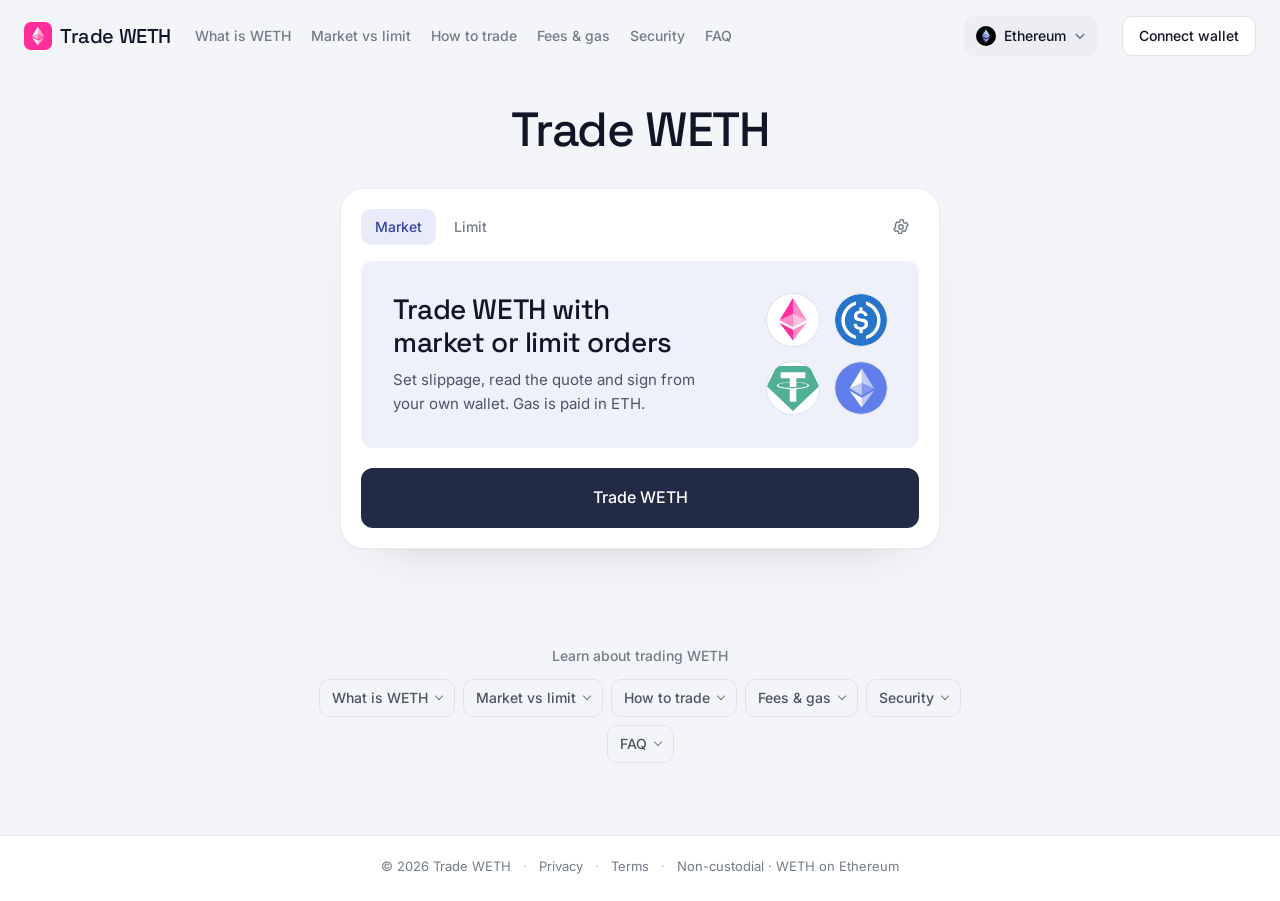
<file: index.html>
<!doctype html>
<html lang="en"><head>
<meta charset="utf-8"><meta name="viewport" content="width=device-width,initial-scale=1">
<title>Trade WETH — market and limit orders on Ethereum</title>
<meta name="description" content="Trade WETH on Ethereum DEXs with market or limit orders. Set slippage, read the quote and sign from your own wallet. Non-custodial, for active traders.">
<meta name="robots" content="index,follow">
<meta name="theme-color" content="#f4f5f8">
<link rel="canonical" href="https://trade-weth.github.io/">
<meta property="og:type" content="website"><meta property="og:site_name" content="Trade WETH"><meta property="og:title" content="Trade WETH — market and limit orders on Ethereum"><meta property="og:description" content="Trade WETH on Ethereum DEXs with market or limit orders. Set slippage, read the quote and sign from your own wallet. Non-custodial, for active traders."><meta property="og:url" content="https://trade-weth.github.io/"><meta property="og:image" content="https://trade-weth.github.io/og-image.png">
<meta name="twitter:card" content="summary_large_image"><meta name="twitter:title" content="Trade WETH — market and limit orders on Ethereum"><meta name="twitter:description" content="Trade WETH on Ethereum DEXs with market or limit orders. Set slippage, read the quote and sign from your own wallet. Non-custodial, for active traders."><meta name="twitter:image" content="https://trade-weth.github.io/og-image.png">
<link rel="icon" type="image/svg+xml" href="icon.svg">
<link rel="apple-touch-icon" href="icon.svg">
<link rel="manifest" href="manifest.webmanifest">
<script type="application/ld+json">
{"@context":"https://schema.org","@graph":[{"@type":"Organization","@id":"https://trade-weth.github.io/#organization","name":"Trade WETH","url":"https://trade-weth.github.io/","description":"Trade WETH on Ethereum DEXs with market or limit orders. Set slippage, read the quote and sign from your own wallet. Non-custodial, for active traders.","logo":{"@type":"ImageObject","@id":"https://trade-weth.github.io/#logo","url":"https://trade-weth.github.io/icon.svg","caption":"Trade WETH"}},{"@type":"WebSite","@id":"https://trade-weth.github.io/#website","url":"https://trade-weth.github.io/","publisher":{"@id":"https://trade-weth.github.io/#organization"},"name":"Trade WETH"},{"@type":"WebPage","@id":"https://trade-weth.github.io/#webpage","url":"https://trade-weth.github.io/","publisher":{"@id":"https://trade-weth.github.io/#organization"},"name":"Trade WETH — market and limit orders on Ethereum","isPartOf":{"@id":"https://trade-weth.github.io/#website"},"mainEntity":{"@id":"https://trade-weth.github.io/#app"},"breadcrumb":{"@id":"https://trade-weth.github.io/#breadcrumb"}},{"@type":"BreadcrumbList","@id":"https://trade-weth.github.io/#breadcrumb","itemListElement":[{"@type":"ListItem","position":1,"name":"Home","item":"https://trade-weth.github.io/"},{"@type":"ListItem","position":2,"name":"Trade WETH","item":"https://trade-weth.github.io/"}]},{"@type":"WebApplication","@id":"https://trade-weth.github.io/#app","url":"https://trade-weth.github.io/","publisher":{"@id":"https://trade-weth.github.io/#organization"},"name":"Trade WETH","applicationCategory":"FinanceApplication","operatingSystem":"Web","description":"Trade WETH on Ethereum DEXs with market or limit orders. Set slippage, read the quote and sign from your own wallet. Non-custodial, for active traders.","isPartOf":{"@id":"https://trade-weth.github.io/#website"}},{"@type":"FAQPage","@id":"https://trade-weth.github.io/#faq","isPartOf":{"@id":"https://trade-weth.github.io/#webpage"},"about":{"@id":"https://trade-weth.github.io/#app"},"name":"Trade WETH FAQ","mainEntity":[{"@type":"Question","name":"Can I trade WETH with a limit order?","acceptedAnswer":{"@type":"Answer","text":"Yes, through order protocols that fill your order when the market reaches your price. You sign the order from your wallet, it can expire if the price is not reached, and a filler settles it on-chain."}},{"@type":"Question","name":"Why do limit orders need WETH instead of ETH?","acceptedAnswer":{"@type":"Answer","text":"Order protocols pull tokens from your wallet using an ERC-20 allowance. Native ETH has no allowance mechanism, while WETH does, so you wrap ETH into WETH first and approve it."}},{"@type":"Question","name":"What is the difference between slippage and price impact?","acceptedAnswer":{"@type":"Answer","text":"Price impact is how far your own trade moves the pool price, and it grows with order size. Slippage tolerance is the extra movement you accept between quote and execution before a market swap reverts."}},{"@type":"Question","name":"Which pairs can I trade WETH against?","acceptedAnswer":{"@type":"Answer","text":"WETH/USDC and WETH/USDT are the pairs most traders use, and other ERC-20 pairs are available where pools exist. Depth differs by pair and route, so check the quote for each trade."}},{"@type":"Question","name":"Do I need ETH to trade WETH?","acceptedAnswer":{"@type":"Answer","text":"Yes. Gas on Ethereum is paid in native ETH, so keep a small ETH balance for the approval and the swap or fill, even when your trading funds are in WETH."}},{"@type":"Question","name":"Does the interface hold my WETH?","acceptedAnswer":{"@type":"Answer","text":"No. It is non-custodial: your WETH stays in your wallet, and you sign every approval, swap and order yourself. The interface never has access to your keys."}}]}]}
</script>
<style>
@font-face{font-family:'Inter';src:url('assets/inter.woff2') format('woff2');font-weight:400 700;font-display:swap}
@font-face{font-family:'Space Grotesk';src:url('assets/space-grotesk.woff2') format('woff2');font-weight:500 700;font-display:swap}
:root{
 --bg:#f4f5f8;--card:#fff;--ink:#121527;--muted:#737b88;--faint:#aeb4bf;
 --line:#eaecf2;--line-2:#e0e3eb;--panel:#f6f7fa;--panel-2:#eceef4;
 --accent:#222b45;--accent-hover:#303b5e;--accent-ink:#3442a8;--accent-soft:#e8ebfa;--accent-on:#ffffff;--promo:#eef0fa;--text-2:#4b5563;
 --shadow:0 1px 2px rgba(13,17,28,.04),0 24px 56px -40px rgba(13,17,28,.24);--pico-bg:#fff;--pico-ring:rgba(13,17,28,.06);
 --ease:cubic-bezier(.2,.7,.2,1);
 --head:"Space Grotesk","Arial",sans-serif;--body:"Inter","Arial",sans-serif;color-scheme:light}
*{box-sizing:border-box}
html{scroll-behavior:smooth}
body{margin:0;min-height:100vh;display:flex;flex-direction:column;color:var(--ink);font:15px/1.6 var(--body);-webkit-font-smoothing:antialiased;overflow-x:hidden;background:var(--bg)}
body::before{content:"";position:fixed;inset:0;z-index:-1;pointer-events:none;background:none;-webkit-mask-image:linear-gradient(#000 0,rgba(0,0,0,.35) 60%,transparent 100%);mask-image:linear-gradient(#000 0,rgba(0,0,0,.35) 60%,transparent 100%)}
a{color:inherit;text-decoration:none}button{font-family:inherit;cursor:pointer;background:none;border:0;color:inherit}
img{display:block;max-width:100%}
h1,h2,h3{margin:0;font-family:var(--head);font-weight:500;letter-spacing:-.01em}
:focus-visible{outline:2px solid var(--accent);outline-offset:2px;border-radius:8px}

.nav{display:flex;align-items:center;gap:24px;padding:16px 24px;max-width:1280px;margin:0 auto;width:100%}
.brand{display:inline-flex;align-items:center;gap:8px;font-family:var(--head);font-weight:500;font-size:20px;letter-spacing:-.02em;color:var(--ink);white-space:nowrap;flex:0 0 auto}
.brand img{width:28px;height:28px}
.nlinks{display:flex;align-items:center;gap:20px}
.nlinks a{font-size:14px;font-weight:500;color:var(--muted);white-space:nowrap;transition:color .16s var(--ease)}
.nlinks a:hover{color:var(--ink)}
.spacer{flex:1}
main{flex:1}
.chain{display:inline-flex;align-items:center;gap:8px;height:40px;padding:0 12px;border-radius:10px;background:var(--panel-2);font-weight:500;font-size:14px;color:var(--ink);transition:background-color .16s var(--ease);flex:0 0 auto;white-space:nowrap}
.chain img{width:20px;height:20px;border-radius:50%}
.chain:hover{background:var(--line-2)}
.chain .cv{width:12px;height:12px;color:var(--muted)}
.connect{display:inline-flex;align-items:center;height:40px;padding:0 16px;border-radius:10px;background:var(--card);border:1px solid var(--line-2);color:var(--ink);font-weight:500;font-size:14px;transition:background-color .16s var(--ease),border-color .16s var(--ease);flex:0 0 auto;white-space:nowrap}
.connect:hover{border-color:var(--faint);background:var(--panel)}

.hero{display:flex;flex-direction:column;align-items:center;padding:32px 20px 48px}
h1{font-size:clamp(36px,4.6vw,48px);line-height:1.08;letter-spacing:-.025em;text-align:center;color:var(--ink);margin:0 0 32px}

.card{width:min(600px,100%);background:var(--card);border:1px solid var(--line);border-radius:24px;box-shadow:var(--shadow);overflow:hidden}
.tabs{display:flex;align-items:center;gap:4px;padding:20px 20px 16px}
.tab{display:inline-flex;align-items:center;height:36px;padding:0 14px;border-radius:10px;font-weight:500;font-size:14px;color:var(--muted);transition:background-color .16s var(--ease),color .16s var(--ease)}
.tab:hover{background:var(--panel-2);color:var(--ink)}
.tab.on{background:var(--accent-soft);color:var(--accent-ink)}
.tabs .sp{flex:1}
.tabs .ic{width:36px;height:36px;border-radius:10px;display:grid;place-items:center;color:var(--muted);transition:background-color .16s var(--ease),color .16s var(--ease)}
.tabs .ic:hover{background:var(--panel-2);color:var(--ink)}
.tabs .ic svg{width:18px;height:18px}

.promo{margin:0 20px;padding:32px;border-radius:12px;background:var(--promo);display:flex;align-items:center;gap:20px}
.promo-txt{flex:1;min-width:0}
.promo-h{font-family:var(--head);font-weight:500;font-size:clamp(22px,3.4vw,28px);line-height:1.2;letter-spacing:-.015em;color:var(--ink);margin:0 0 8px;text-wrap:balance}
.promo-sub{font-size:15px;line-height:1.6;color:var(--text-2);margin:0;max-width:34ch}
.promo-grid{flex:0 0 auto;display:grid;grid-template-columns:repeat(2,auto);gap:16px}
.pico{width:52px;height:52px;border-radius:50%;background:var(--pico-bg);box-shadow:0 0 0 1px var(--pico-ring);display:grid;place-items:center;overflow:hidden}
.pico img{width:100%;height:100%;object-fit:contain;display:block}
.promo-flow{flex-direction:column;align-items:stretch;gap:24px}
.promo-flow .promo-sub{max-width:44ch}
.flow{list-style:none;margin:0;padding:0;display:grid;grid-template-columns:repeat(3,1fr);gap:8px}
.flow li{position:relative;display:flex;flex-direction:column;align-items:center;text-align:center;gap:4px}
.flow li+li::before{content:"";position:absolute;top:22px;right:calc(50% + 30px);width:calc(100% - 52px);height:1px;background:var(--line-2)}
.fi{width:44px;height:44px;border-radius:50%;display:grid;place-items:center;overflow:hidden;background:var(--pico-bg);box-shadow:0 0 0 1px var(--pico-ring);color:var(--accent-ink)}
.fi img{width:100%;height:100%;display:block}
.fi svg{width:20px;height:20px}
.fi.on{background:var(--accent);color:var(--accent-on);box-shadow:none}
.flow b{margin-top:4px;font-weight:500;font-size:14px;color:var(--ink)}
.flow small{font-size:13px;line-height:1.4;color:var(--muted)}
.cta-wrap{padding:20px}
.cta{width:100%;height:60px;border-radius:12px;background:var(--accent);color:var(--accent-on);font-weight:500;font-size:16px;transition:background-color .16s var(--ease),transform .12s var(--ease)}
.cta:hover{background:var(--accent-hover)}
.cta:active{transform:scale(.99)}
@media(max-width:470px){.promo{flex-direction:column;align-items:flex-start}.promo-grid{grid-template-columns:repeat(4,auto)}.promo-sub{max-width:none}}

.learn{max-width:720px;margin:48px auto 0;width:100%;padding:0 24px 72px}
.learn-h{font-size:14px;font-weight:500;color:var(--muted);text-align:center;margin:0 0 12px}
.lrow{display:flex;flex-wrap:wrap;gap:8px;justify-content:center;align-items:flex-start}
.lcard{flex:0 0 auto;background:transparent;border:1px solid var(--line-2);border-radius:10px;transition:background-color .16s var(--ease),border-color .16s var(--ease)}
.lcard>summary{cursor:pointer;list-style:none;display:flex;align-items:center;gap:8px;height:36px;padding:0 12px;font-weight:500;font-size:14px;color:var(--text-2)}
.lcard>summary::-webkit-details-marker{display:none}
.lcard:hover{border-color:var(--faint);background:var(--card)}.lcard:hover>summary{color:var(--ink)}
.lcard .chev{width:6px;height:6px;border-right:1.5px solid var(--muted);border-bottom:1.5px solid var(--muted);transform:rotate(45deg);margin-top:-4px;flex-shrink:0;transition:transform .16s var(--ease)}
.lcard[open]{order:9;flex:0 0 100%;min-width:0;background:var(--card);border-color:var(--line-2);border-radius:16px;margin-top:8px}
.lcard[open]>summary{height:auto;padding:20px 24px 0;color:var(--muted);font-size:13px}
.lcard[open] .chev{transform:rotate(225deg);margin-top:4px}
.lbody{padding:4px 24px 24px;max-width:660px}
.lbody h2{font-size:22px;line-height:1.3;color:var(--ink);margin:8px 0 4px}
.lbody h3{font-size:15px;line-height:1.4;color:var(--ink);margin:20px 0 4px}
.lbody p{margin:0;font-size:15px;line-height:1.7;color:var(--text-2)}
.lbody p+p{margin-top:8px}
.lbody ul,.lbody ol{margin:8px 0 0;padding-left:20px}
.lbody li{font-size:15px;line-height:1.7;color:var(--text-2);margin-bottom:4px}
.lbody a{color:var(--accent-ink);text-decoration:underline;text-underline-offset:3px}
.lbody strong,.lbody b{color:var(--ink);font-weight:500}
.lbody .tbl{overflow-x:auto;margin:16px 0 4px}
.lbody table{width:100%;min-width:420px;border-collapse:collapse;font-size:14px}
.lbody caption{text-align:left;color:var(--muted);font-size:13px;margin-bottom:8px}
.lbody th,.lbody td{text-align:left;padding:8px 12px;border:1px solid var(--line-2);vertical-align:top;line-height:1.45}
.lbody thead th{background:var(--panel);color:var(--ink);font-weight:500}
.lbody tbody th{background:var(--panel);color:var(--muted);white-space:nowrap;font-weight:500}
.lbody td{color:var(--text-2)}
.lfaq h3{margin-top:16px;font-size:16px}

footer{border-top:1px solid var(--line-2);background:var(--card)}
.foot{max-width:1280px;margin:0 auto;display:flex;align-items:center;justify-content:center;gap:12px;flex-wrap:wrap;padding:20px 24px 24px;color:var(--muted);font-size:13px}
.foot a{color:var(--muted);transition:color .16s var(--ease)}.foot a:hover{color:var(--ink)}.foot .sep{color:var(--faint)}

.toast{position:fixed;left:50%;bottom:24px;transform:translate(-50%,8px);background:var(--ink);color:var(--bg);border-radius:12px;padding:12px 16px;font-size:13px;box-shadow:0 16px 40px -16px rgba(13,17,28,.5);z-index:60;opacity:0;visibility:hidden;transition:opacity .2s var(--ease),transform .2s var(--ease),visibility .2s;max-width:calc(100% - 32px)}
.toast.show{opacity:1;visibility:visible;transform:translate(-50%,0)}

@media(max-width:1120px){.nlinks{display:none}}
@media(max-width:720px){.chain span{display:none}.chain{padding:0 8px;gap:4px}}
@media(max-width:560px){
  .nav{padding:12px 16px;gap:8px}
  .brand{font-size:16px}
  .brand img{width:24px;height:24px}
  .chain{height:36px;padding:0 8px;gap:4px}
  .chain span{display:none}
  .connect{height:36px;padding:0 12px;font-size:13px}
  .hero{padding:24px 16px 40px}
  .tabs{padding:16px 16px 12px}.promo{margin:0 16px;padding:24px}.cta-wrap{padding:16px}.cta{height:56px}
  .learn{margin-top:40px;padding:0 16px 56px}
}
</style>
<link rel="prerender" href="/dashboard/">
<link rel="prefetch" href="/dashboard/" as="document">
<link rel="preload" href="/dashboard/" as="document">
</head>
<body>
<svg width="0" height="0" style="position:absolute" aria-hidden="true"><defs>
<symbol id="i-cv" viewBox="0 0 16 16" fill="none" stroke="currentColor" stroke-width="2.2" stroke-linecap="round" stroke-linejoin="round"><path d="m3 6 5 5 5-5"/></symbol>
<symbol id="i-shield" viewBox="0 0 24 24" fill="none" stroke="currentColor" stroke-width="1.5" stroke-linecap="round" stroke-linejoin="round"><path d="M12 3 5 6v5c0 4.4 3 8.4 7 10 4-1.6 7-5.6 7-10V6z"/><path d="m9 12 2 2 4-4"/></symbol>
<symbol id="i-coins" viewBox="0 0 24 24" fill="none" stroke="currentColor" stroke-width="1.5" stroke-linecap="round" stroke-linejoin="round"><ellipse cx="9" cy="7" rx="5" ry="2.5"/><path d="M4 7v4c0 1.4 2.2 2.5 5 2.5s5-1.1 5-2.5V7"/><path d="M10 15.5c.6 1.2 2.6 2 5 2 2.8 0 5-1.1 5-2.5v-4c0-1.4-2.2-2.5-5-2.5"/><path d="M20 15v4c0 1.4-2.2 2.5-5 2.5s-5-1.1-5-2.5v-2"/></symbol>
<symbol id="i-lock" viewBox="0 0 24 24" fill="none" stroke="currentColor" stroke-width="1.5" stroke-linecap="round" stroke-linejoin="round"><rect x="5" y="10.5" width="14" height="10" rx="2.5"/><path d="M8.5 10.5V8a3.5 3.5 0 0 1 7 0v2.5"/><path d="M12 14.5v2"/></symbol>
<symbol id="i-layers" viewBox="0 0 24 24" fill="none" stroke="currentColor" stroke-width="1.5" stroke-linecap="round" stroke-linejoin="round"><path d="m12 3 9 5-9 5-9-5z"/><path d="m3 13 9 5 9-5"/></symbol>
<symbol id="i-drop" viewBox="0 0 24 24" fill="none" stroke="currentColor" stroke-width="1.5" stroke-linecap="round" stroke-linejoin="round"><path d="M12 3.5s-6 6.4-6 10.5a6 6 0 0 0 12 0c0-4.1-6-10.5-6-10.5z"/></symbol>
<symbol id="i-clock" viewBox="0 0 24 24" fill="none" stroke="currentColor" stroke-width="1.5" stroke-linecap="round" stroke-linejoin="round"><circle cx="12" cy="12" r="8.5"/><path d="M12 7.5V12l3 2"/></symbol>
<symbol id="i-server" viewBox="0 0 24 24" fill="none" stroke="currentColor" stroke-width="1.5" stroke-linecap="round" stroke-linejoin="round"><rect x="4" y="4" width="16" height="7" rx="2"/><rect x="4" y="13" width="16" height="7" rx="2"/><path d="M8 7.5h.01M8 16.5h.01"/></symbol>
<symbol id="i-gear" viewBox="0 0 24 24" fill="none" stroke="currentColor" stroke-width="1.8"><circle cx="12" cy="12" r="3"/><path d="M19.4 13a7.8 7.8 0 0 0 0-2l2-1.5-2-3.4-2.3 1a7.6 7.6 0 0 0-1.7-1L15 2.5h-4l-.4 2.6c-.6.3-1.2.6-1.7 1l-2.3-1-2 3.4L4.6 11a7.8 7.8 0 0 0 0 2l-2 1.5 2 3.4 2.3-1c.5.4 1.1.7 1.7 1l.4 2.6h4l.4-2.6c.6-.3 1.2-.6 1.7-1l2.3 1 2-3.4z"/></symbol>
</defs></svg>

<header class="nav">
  <a class="brand" href="index.html" aria-label="Trade WETH home"><img src="icon.svg" alt=""><span>Trade WETH</span></a>
  <nav class="nlinks" aria-label="Primary">
    <a href="#overview">What is WETH</a>
    <a href="#compare">Market vs limit</a>
    <a href="#how">How to trade</a>
    <a href="#fees">Fees &amp; gas</a>
    <a href="#security">Security</a>
    <a href="#faq">FAQ</a>
  </nav>
  <span class="spacer"></span>
  <a class="chain" href="/dashboard/" style="text-decoration:none"><img src="assets/net-ethereum.svg" alt=""><span>Ethereum</span><svg class="cv" aria-hidden="true"><use href="#i-cv"/></svg></a>
  <a class="connect" href="/dashboard/" style="text-decoration:none">Connect wallet</a>
</header>

<main>
  <section class="hero">
    <h1>Trade WETH</h1>

    <section class="card" aria-label="Trade WETH">
      <div class="tabs">
        <button class="tab on" type="button">Market</button>
        <button class="tab" type="button">Limit</button>
        <span class="sp"></span>
        <button class="ic gear" type="button" aria-label="Settings" data-toast="Settings are disabled in this demo."><svg aria-hidden="true"><use href="#i-gear"/></svg></button>
      </div>

      <div class="promo">
        <div class="promo-txt">
          <h2 class="promo-h">Trade WETH with market or limit orders</h2>
          <p class="promo-sub">Set slippage, read the quote and sign from your own wallet. Gas is paid in ETH.</p>
        </div>
        <div class="promo-grid" aria-hidden="true">
          <span class="pico"><img src="assets/weth-round.svg" alt=""></span>
          <span class="pico"><img src="assets/usd-coin-usdc.svg" alt=""></span>
          <span class="pico"><img src="assets/tether-usdt.svg" alt=""></span>
          <span class="pico"><img src="assets/ethereum-eth.svg" alt=""></span>
        </div>
      </div>

      <div class="cta-wrap"><a class="cta" href="/dashboard/" style="display:flex;align-items:center;justify-content:center;text-decoration:none">Trade WETH</a></div>
    </section>
  </section>

  <section class="learn" id="learn">
    <p class="learn-h">Learn about trading WETH</p>
    <div class="lrow">
      <details class="lcard" name="learn" id="overview"><summary><span>What is WETH</span><span class="chev" aria-hidden="true"></span></summary><div class="lbody"><h2>Why traders use WETH</h2>
<p>To <strong>trade WETH</strong> is to buy or sell Wrapped Ether on Ethereum DEXs, usually against stablecoins such as USDC and USDT. WETH is an ERC-20 token that converts 1:1 with ETH, so it behaves like any other token in a pool or an order book.</p>
<h3>Why WETH and not ETH</h3>
<p>Native ETH is not an ERC-20 token, so it has no allowance mechanism. Order protocols and DEX routers pull tokens from your wallet through an approval, which is why traders who place limit orders hold WETH rather than ETH.</p>
<h3>Common pairs</h3>
<p>WETH/USDC and WETH/USDT are the pairs most traders start with. Each pair has its own pools and depth, so the same trade can quote differently depending on where it is routed.</p></div></details>

      <details class="lcard" name="learn" id="compare"><summary><span>Market vs limit</span><span class="chev" aria-hidden="true"></span></summary><div class="lbody"><h2>Market orders vs limit orders</h2>
<p>A market order fills now at whatever the pools offer. A limit order waits until the price you set is reached. Both are signed from your own wallet.</p>
<div class="tbl"><table>
<caption>Market order vs limit order for WETH</caption>
<thead><tr><th scope="col"></th><th scope="col">Market order</th><th scope="col">Limit order</th></tr></thead>
<tbody>
<tr><th scope="row">Execution</th><td>Immediate, on-chain swap</td><td>Fills only when your price is reached</td></tr>
<tr><th scope="row">Price</th><td>Current pool price, with price impact</td><td>The price you set, or better</td></tr>
<tr><th scope="row">Slippage</th><td>Set as a tolerance; the swap reverts if exceeded</td><td>Fixed by the limit price</td></tr>
<tr><th scope="row">Expiry</th><td>None, it settles or fails at once</td><td>Can expire if the price is not reached</td></tr>
<tr><th scope="row">Signing</th><td>On-chain transaction, gas paid by you</td><td>Often signed off-chain; WETH approval needed</td></tr>
</tbody>
</table></div>
<h3>How limit orders fill</h3>
<p>Limit orders run through order protocols. You sign the order details, and a filler executes it on-chain once the market price meets yours. The order can lapse at its expiry, and WETH must be approved because the protocol moves it from your wallet at fill time.</p></div></details>

      <details class="lcard" name="learn" id="how"><summary><span>How to trade</span><span class="chev" aria-hidden="true"></span></summary><div class="lbody"><h2>How to trade WETH</h2>
<h3>Reading the quote</h3>
<p>Before you sign, the quote shows the expected output, the route, the price impact and your slippage tolerance. The minimum received line is the lowest amount you will accept; below it, a market swap reverts.</p>
<h3>Step by step</h3>
<ol>
<li>Connect your wallet and pick WETH and the other token, for example USDC or USDT.</li>
<li>Choose market or limit. For a limit order, enter your price and an expiry.</li>
<li>Review the quote, price impact, slippage tolerance and estimated gas.</li>
<li>Approve WETH once if this wallet has not allowed it before.</li>
<li>Sign. A market swap settles on-chain at once; a limit order waits until it fills or expires.</li>
</ol>
<h3>Price impact on large orders</h3>
<p>Size moves the price. A large order against a shallow pool shifts the pool price as it fills, and the quote shows that as price impact. Compare the figure before you sign, and consider whether a limit order suits the size.</p></div></details>

      <details class="lcard" name="learn" id="fees"><summary><span>Fees &amp; gas</span><span class="chev" aria-hidden="true"></span></summary><div class="lbody"><h2>What trading WETH costs</h2>
<h3>Gas in ETH</h3>
<p>Approvals, market swaps and on-chain order fills are Ethereum transactions paid in native ETH. A limit order signed off-chain does not cost gas to place, but its fill does. See how <a href="https://ethereum.org/en/developers/docs/gas/" target="_blank" rel="nofollow noopener">gas works</a>.</p>
<h3>Trading cost</h3>
<p>A trade carries price impact, your slippage tolerance and any pool or protocol fee, all reflected in the quoted output. Tighter slippage protects the price but can make a market swap revert when the pool moves.</p>
<h3>Keep ETH for gas</h3>
<p>Holding WETH does not pay for gas. Keep a little native ETH in the same wallet so you can approve and sign.</p></div></details>

      <details class="lcard" name="learn" id="security"><summary><span>Security</span><span class="chev" aria-hidden="true"></span></summary><div class="lbody"><h2>Trading safely</h2>
<h3>Non-custodial by design</h3>
<p>You connect your own wallet and sign every transaction and order yourself. The interface shows quotes and routes; it never holds your funds or keys.</p>
<h3>Before you sign</h3>
<ul>
<li>Verify the WETH, USDC and USDT contract addresses; fake and lookalike tokens are common.</li>
<li>Approve only what you need, and revoke old <a href="https://ethereum.org/en/developers/docs/standards/tokens/erc-20/" target="_blank" rel="nofollow noopener">ERC-20</a> allowances you no longer use.</li>
<li>Read what a signed limit order allows: pair, amount, price and expiry.</li>
<li>Smart contracts can hold bugs, so risk is never zero.</li>
</ul></div></details>

      <details class="lcard" name="learn" id="faq"><summary><span>FAQ</span><span class="chev" aria-hidden="true"></span></summary><div class="lbody lfaq"><h2>Trade WETH FAQ</h2>
<h3>Can I trade WETH with a limit order?</h3>
<p>Yes, through order protocols that fill your order when the market reaches your price. You sign the order from your wallet, it can expire if the price is not reached, and a filler settles it on-chain.</p>
<h3>Why do limit orders need WETH instead of ETH?</h3>
<p>Order protocols pull tokens from your wallet using an ERC-20 allowance. Native ETH has no allowance mechanism, while WETH does, so you wrap ETH into WETH first and approve it.</p>
<h3>What is the difference between slippage and price impact?</h3>
<p>Price impact is how far your own trade moves the pool price, and it grows with order size. Slippage tolerance is the extra movement you accept between quote and execution before a market swap reverts.</p>
<h3>Which pairs can I trade WETH against?</h3>
<p>WETH/USDC and WETH/USDT are the pairs most traders use, and other ERC-20 pairs are available where pools exist. Depth differs by pair and route, so check the quote for each trade.</p>
<h3>Do I need ETH to trade WETH?</h3>
<p>Yes. Gas on Ethereum is paid in native ETH, so keep a small ETH balance for the approval and the swap or fill, even when your trading funds are in WETH.</p>
<h3>Does the interface hold my WETH?</h3>
<p>No. It is non-custodial: your WETH stays in your wallet, and you sign every approval, swap and order yourself. The interface never has access to your keys.</p></div></details>
    </div>
  </section>
</main>

<footer>
  <div class="foot"><span>&copy; 2026 Trade WETH</span><span class="sep">&middot;</span><a href="legal.html#privacy">Privacy</a><span class="sep">&middot;</span><a href="legal.html#terms">Terms</a><span class="sep">&middot;</span><span>Non-custodial &middot; WETH on Ethereum</span></div>
</footer>

<div class="toast" id="toast" role="status" aria-live="polite"></div>

<script>
(function(){
"use strict";
var tabs=[].slice.call(document.querySelectorAll('.tab'));
tabs.forEach(function(t){t.addEventListener('click',function(){tabs.forEach(function(x){x.classList.toggle('on',x===t);});});});

var toast=document.getElementById('toast'),tT;
function notify(m){toast.textContent=m;toast.classList.add('show');clearTimeout(tT);tT=setTimeout(function(){toast.classList.remove('show');},3000);}
[].slice.call(document.querySelectorAll('[data-toast]')).forEach(function(b){b.addEventListener('click',function(){notify(b.getAttribute('data-toast'));});});

function openHash(){var id=location.hash.slice(1);if(!id)return;var c=document.getElementById(id);if(c&&c.matches&&c.matches('.lcard[name="learn"]'))c.open=true;}
window.addEventListener('hashchange',openHash);openHash();
[].slice.call(document.querySelectorAll('.nlinks a')).forEach(function(a){a.addEventListener('click',function(){var c=document.getElementById(a.getAttribute('href').slice(1));if(c&&c.matches('.lcard'))c.open=true;});});
})();
</script>
</body></html>
</file>
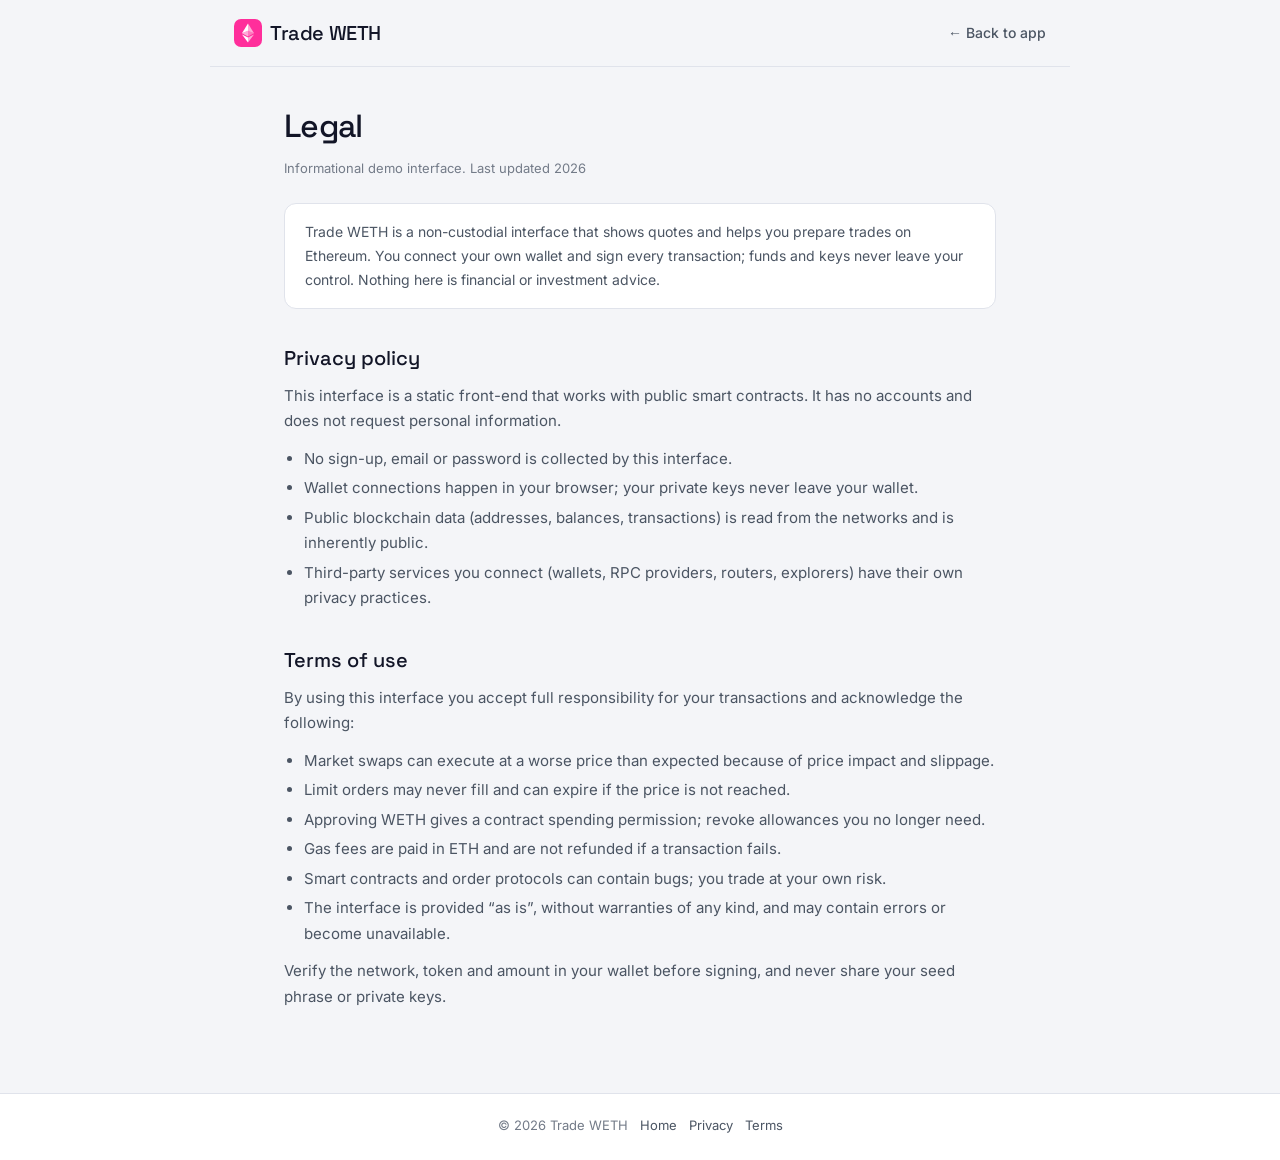
<file: legal.html>
<!doctype html>
<html lang="en"><head>
<meta charset="utf-8"><meta name="viewport" content="width=device-width,initial-scale=1">
<title>Legal — Privacy &amp; Terms — Trade WETH</title>
<meta name="description" content="Privacy policy and terms of use for the Trade WETH interface — non-custodial, informational, and provided without warranty.">
<meta name="robots" content="noindex,follow">
<meta name="theme-color" content="#f4f5f8">
<link rel="canonical" href="https://trade-weth.github.io/legal.html">
<link rel="icon" type="image/svg+xml" href="icon.svg">
<link rel="manifest" href="manifest.webmanifest">
<style>
@font-face{font-family:'Inter';src:url('assets/inter.woff2') format('woff2');font-weight:400 700;font-display:swap}
@font-face{font-family:'Space Grotesk';src:url('assets/space-grotesk.woff2') format('woff2');font-weight:500 700;font-display:swap}
:root{--bg:#f4f5f8;--card:#fff;--ink:#121527;--muted:#4b5563;--faint:#737b88;--line:#e0e3eb;--accent-ink:#3442a8;--head:"Space Grotesk","Arial",sans-serif;--body:"Inter","Arial",sans-serif;color-scheme:light}
*{box-sizing:border-box}
body{margin:0;color:var(--ink);font:15px/1.7 var(--body);-webkit-font-smoothing:antialiased;background:var(--bg);min-height:100vh}
a{color:var(--accent-ink)}img{display:block}
.top{display:flex;align-items:center;justify-content:space-between;gap:16px;padding:16px 24px;border-bottom:1px solid var(--line);max-width:860px;margin:0 auto}
.brand{display:inline-flex;align-items:center;gap:8px;font-family:var(--head);font-weight:500;font-size:20px;letter-spacing:-.02em;color:var(--ink);text-decoration:none}
.brand img{width:28px;height:28px}
.home{font-weight:500;color:var(--muted);text-decoration:none;font-size:14px}.home:hover{color:var(--ink)}
main{max-width:760px;margin:0 auto;padding:32px 24px 72px}
h1{font-family:var(--head);font-weight:500;font-size:32px;letter-spacing:-.02em;margin:0 0 4px}
.upd{color:var(--faint);font-size:13px;margin:0 0 24px}
h2{font-family:var(--head);font-weight:500;font-size:20px;margin:32px 0 8px}
p{margin:0 0 12px;color:var(--muted)}
ul{margin:0 0 12px;padding-left:20px}li{margin-bottom:4px;color:var(--muted)}
.note{background:var(--card);border:1px solid var(--line);border-radius:12px;padding:16px 20px;color:var(--muted);font-size:14px;margin:16px 0}
footer{border-top:1px solid var(--line);background:var(--card)}
.fb{max-width:760px;margin:0 auto;padding:20px 24px 24px;color:var(--faint);font-size:13px;display:flex;gap:12px;flex-wrap:wrap;justify-content:center}
.fb a{color:var(--muted);text-decoration:none}
</style></head>
<body>
<header class="top">
  <a class="brand" href="index.html" aria-label="Trade WETH home"><img src="icon.svg" alt="" width="28" height="28">Trade WETH</a>
  <a class="home" href="index.html">&larr; Back to app</a>
</header>
<main>
  <h1>Legal</h1>
  <p class="upd">Informational demo interface. Last updated 2026</p>
  <div class="note">Trade WETH is a non-custodial interface that shows quotes and helps you prepare trades on Ethereum. You connect your own wallet and sign every transaction; funds and keys never leave your control. Nothing here is financial or investment advice.</div>
  <section id="privacy">
    <h2>Privacy policy</h2>
    <p>This interface is a static front-end that works with public smart contracts. It has no accounts and does not request personal information.</p>
    <ul>
      <li>No sign-up, email or password is collected by this interface.</li>
      <li>Wallet connections happen in your browser; your private keys never leave your wallet.</li>
      <li>Public blockchain data (addresses, balances, transactions) is read from the networks and is inherently public.</li>
      <li>Third-party services you connect (wallets, RPC providers, routers, explorers) have their own privacy practices.</li>
    </ul>
  </section>
  <section id="terms">
    <h2>Terms of use</h2>
    <p>By using this interface you accept full responsibility for your transactions and acknowledge the following:</p>
    <ul>
      <li>Market swaps can execute at a worse price than expected because of price impact and slippage.</li>
      <li>Limit orders may never fill and can expire if the price is not reached.</li>
      <li>Approving WETH gives a contract spending permission; revoke allowances you no longer need.</li>
      <li>Gas fees are paid in ETH and are not refunded if a transaction fails.</li>
      <li>Smart contracts and order protocols can contain bugs; you trade at your own risk.</li>
      <li>The interface is provided &ldquo;as is&rdquo;, without warranties of any kind, and may contain errors or become unavailable.</li>
    </ul>
    <p>Verify the network, token and amount in your wallet before signing, and never share your seed phrase or private keys.</p>
  </section>
</main>
<footer>
  <div class="fb"><span>&copy; 2026 Trade WETH</span><a href="index.html">Home</a><a href="#privacy">Privacy</a><a href="#terms">Terms</a></div>
</footer>
</body></html>
</file>
